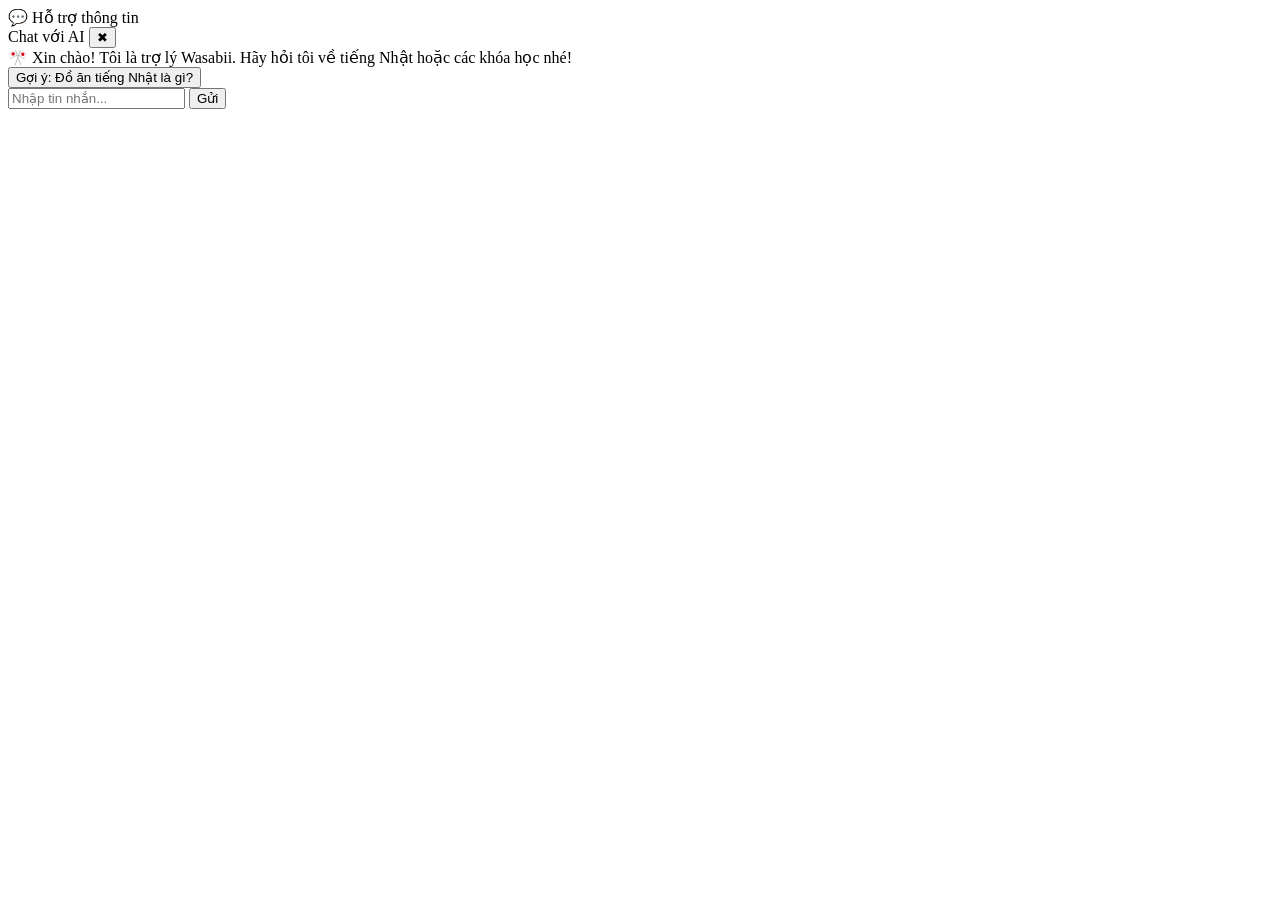
<file: src/main/resources/templates/chatBoxjsp/chatBox.html>
<html xmlns:th="http://www.thymeleaf.org">
<head>
</head>
<body>

<div id="chatButton" onclick="toggleChat()">💬 Hỗ trợ thông tin</div>

<section id="chatContainer" th:fragment="chatBox">

    <div id="chatHeader">
        Chat với AI
        <button onclick="toggleChat()">✖</button>
    </div>

    <div id="chatBox">
        <div class="aiMessage">
            🎌 Xin chào! Tôi là trợ lý Wasabii. Hãy hỏi tôi về tiếng Nhật hoặc các khóa học nhé!
        </div>
    </div>

    <div id="suggestBox">
        <button onclick="sendSampleQuestion()">Gợi ý: Đồ ăn tiếng Nhật là gì?</button>
    </div>

    <div id="butt">
        <input type="text" id="userInput" placeholder="Nhập tin nhắn..."/>

        <button id="buttonChat" onclick="sendMessage()">Gửi</button>
    </div>

</section>

</body>
</html>
</file>
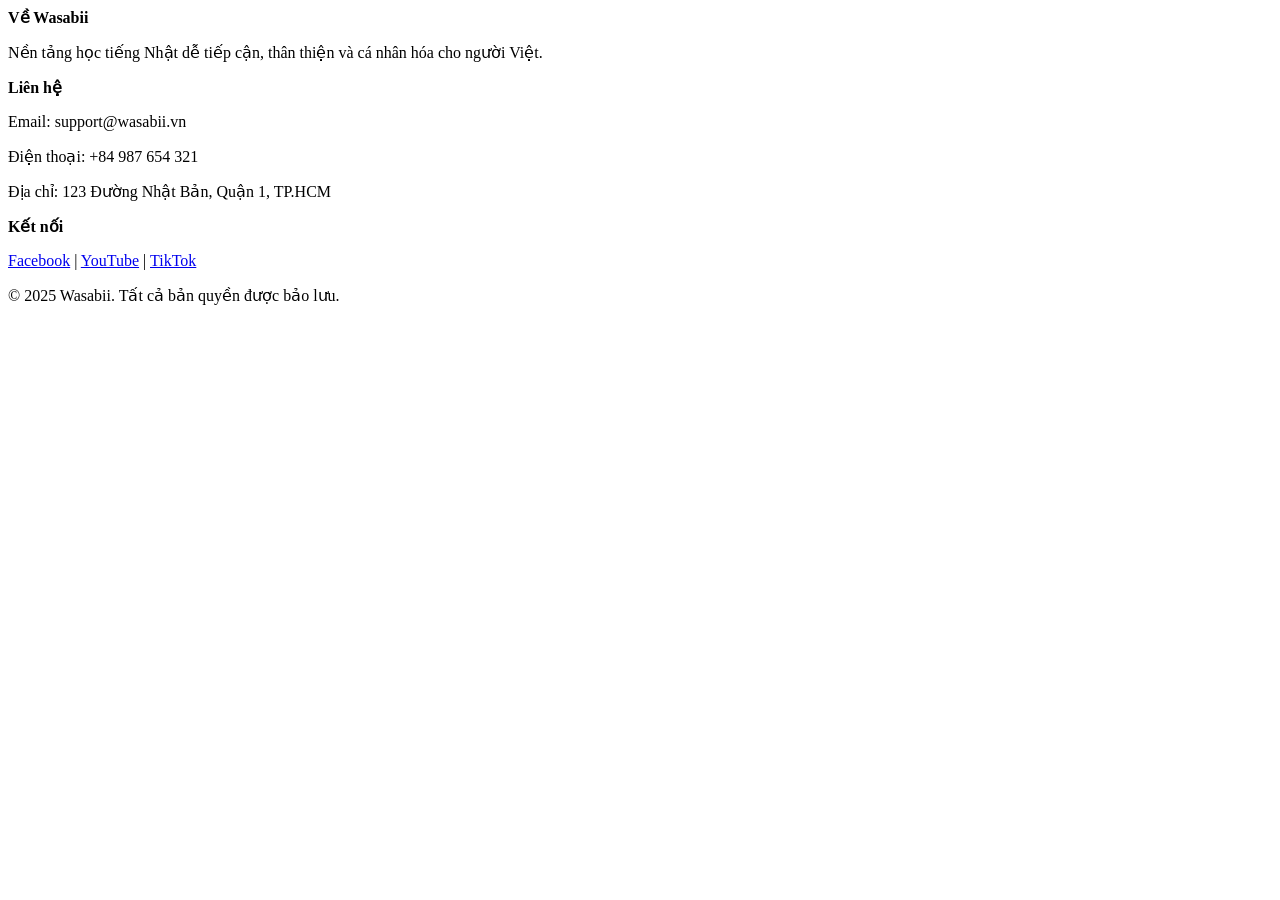
<file: src/main/resources/templates/Home/footer.html>
<!DOCTYPE html>
<html xmlns:th="http://www.thymeleaf.org">
<head>
    <meta charset="UTF-8">
</head>
<body>
<footer class="footer" th:fragment="footer">
    <div class="container">
        <div>
            <strong>Về Wasabii</strong>
            <p>Nền tảng học tiếng Nhật dễ tiếp cận, thân thiện và cá nhân hóa cho người Việt.</p>
        </div>
        <div>
            <strong>Liên hệ</strong>
            <p>Email: support@wasabii.vn</p>
            <p>Điện thoại: +84 987 654 321</p>
            <p>Địa chỉ: 123 Đường Nhật Bản, Quận 1, TP.HCM</p>
        </div>
        <div>
            <strong>Kết nối</strong>
            <p><a href="#">Facebook</a> | <a href="#">YouTube</a> | <a href="#">TikTok</a></p>
        </div>
    </div>
    <div class="copyright">
        © 2025 Wasabii. Tất cả bản quyền được bảo lưu.
    </div>
</footer>
</body>
</html>
</file>
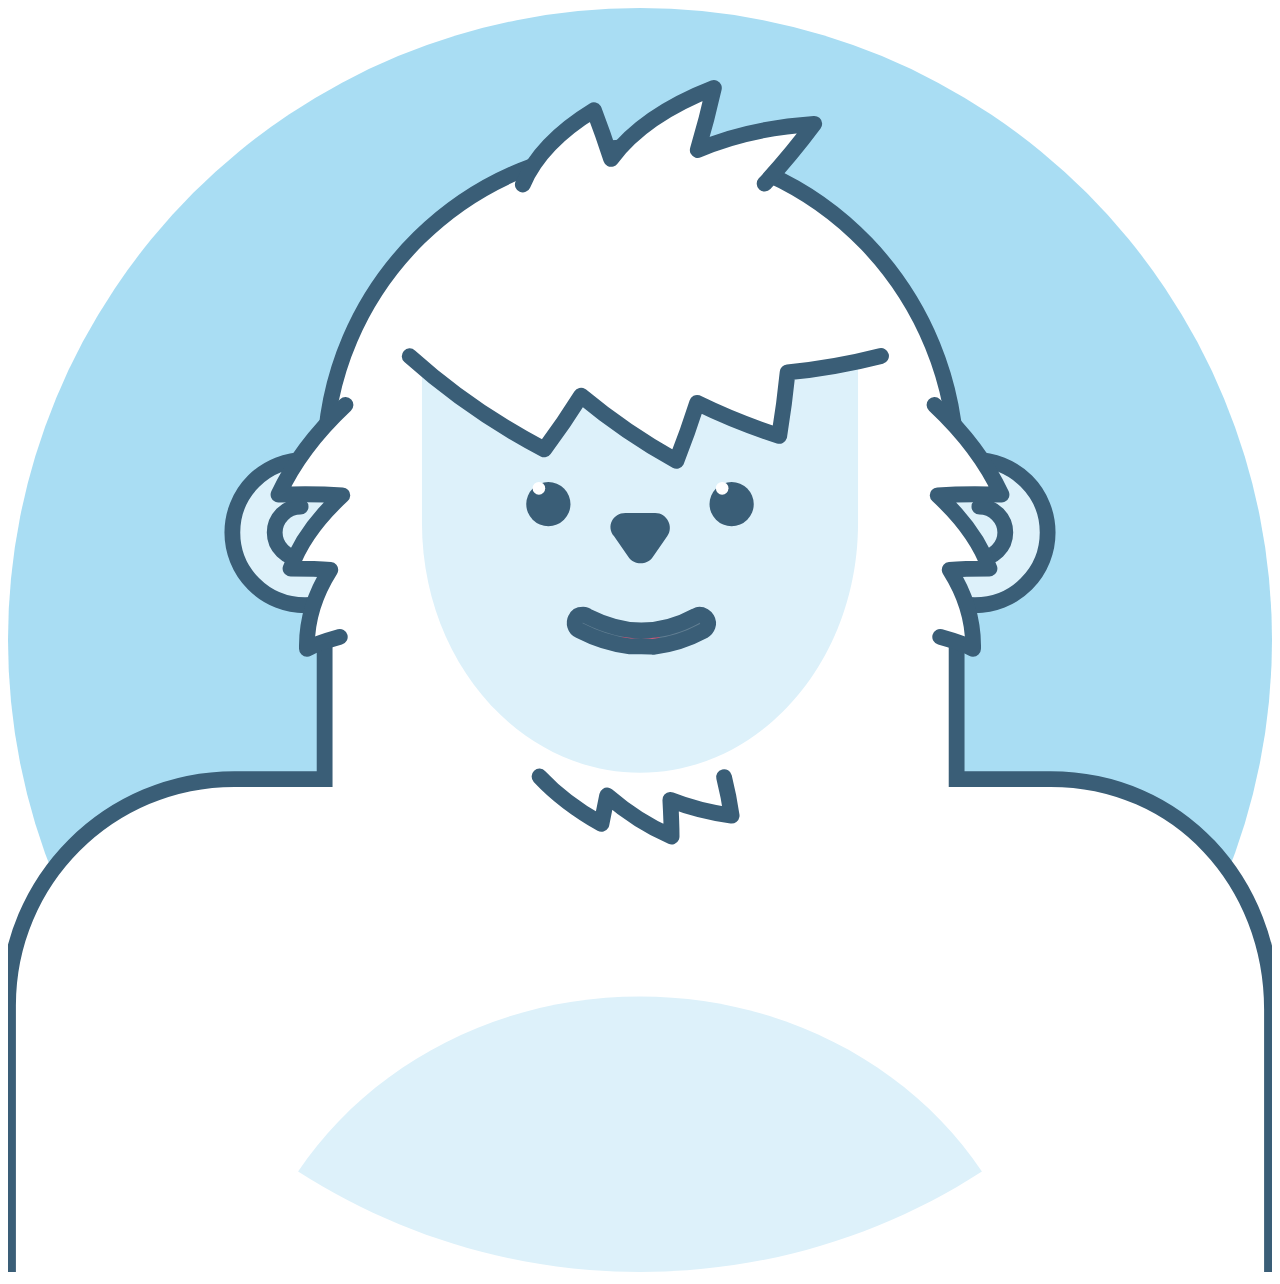
<file: src/main/resources/templates/Yeti/yeti.html>
<!DOCTYPE html>
<html lang="en" xmlns:th="http://www.thymeleaf.org">
<head>
    <meta charset="UTF-8">
    <meta name="viewport" content="width=device-width, initial-scale=1.0">
    <title>Yeti Form</title>
</head>

<body>
<div th:fragment="yeti">
<form id="yeti" th:action="@{/submitYeti}" method="post">
    <div class="svgContainer">
        <div>
            <svg class="mySVG" xmlns="http://www.w3.org/2000/svg" xmlns:xlink="http://www.w3.org/1999/xlink" viewBox="0 0 200 200">
                <defs>
                    <circle id="armMaskPath" cx="100" cy="100" r="100"/>
                </defs>
                <clipPath id="armMask">
                    <use xlink:href="#armMaskPath" overflow="visible"/>
                </clipPath>
                <circle cx="100" cy="100" r="100" fill="#a9ddf3"/>
                <g class="body">
                    <path class="bodyBGchanged" style="display: none;" fill="#FFFFFF" d="M200,122h-35h-14.9V72c0-27.6-22.4-50-50-50s-50,22.4-50,50v50H35.8H0l0,91h200L200,122z"/>
                    <path class="bodyBGnormal" stroke="#3A5E77" stroke-width="2.5" stroke-linecap="round" stroke-linejoinn="round" fill="#FFFFFF" d="M200,158.5c0-20.2-14.8-36.5-35-36.5h-14.9V72.8c0-27.4-21.7-50.4-49.1-50.8c-28-0.5-50.9,22.1-50.9,50v50 H35.8C16,122,0,138,0,157.8L0,213h200L200,158.5z"/>
                    <path fill="#DDF1FA" d="M100,156.4c-22.9,0-43,11.1-54.1,27.7c15.6,10,34.2,15.9,54.1,15.9s38.5-5.8,54.1-15.9 C143,167.5,122.9,156.4,100,156.4z"/>
                </g>
                <g class="earL">
                    <g class="outerEar" fill="#ddf1fa" stroke="#3a5e77" stroke-width="2.5">
                        <circle cx="47" cy="83" r="11.5"/>
                        <path d="M46.3 78.9c-2.3 0-4.1 1.9-4.1 4.1 0 2.3 1.9 4.1 4.1 4.1" stroke-linecap="round" stroke-linejoin="round"/>
                    </g>
                    <g class="earHair">
                        <rect x="51" y="64" fill="#FFFFFF" width="15" height="35"/>
                        <path d="M53.4 62.8C48.5 67.4 45 72.2 42.8 77c3.4-.1 6.8-.1 10.1.1-4 3.7-6.8 7.6-8.2 11.6 2.1 0 4.2 0 6.3.2-2.6 4.1-3.8 8.3-3.7 12.5 1.2-.7 3.4-1.4 5.2-1.9" fill="#fff" stroke="#3a5e77" stroke-width="2.5" stroke-linecap="round" stroke-linejoin="round"/>
                    </g>
                </g>
                <g class="earR">
                    <g class="outerEar">
                        <circle fill="#DDF1FA" stroke="#3A5E77" stroke-width="2.5" cx="153" cy="83" r="11.5"/>
                        <path fill="#DDF1FA" stroke="#3A5E77" stroke-width="2.5" stroke-linecap="round" stroke-linejoin="round" d="M153.7,78.9 c2.3,0,4.1,1.9,4.1,4.1c0,2.3-1.9,4.1-4.1,4.1"/>
                    </g>
                    <g class="earHair">
                        <rect x="134" y="64" fill="#FFFFFF" width="15" height="35"/>
                        <path fill="#FFFFFF" stroke="#3A5E77" stroke-width="2.5" stroke-linecap="round" stroke-linejoin="round" d="M146.6,62.8 c4.9,4.6,8.4,9.4,10.6,14.2c-3.4-0.1-6.8-0.1-10.1,0.1c4,3.7,6.8,7.6,8.2,11.6c-2.1,0-4.2,0-6.3,0.2c2.6,4.1,3.8,8.3,3.7,12.5 c-1.2-0.7-3.4-1.4-5.2-1.9"/>
                    </g>
                </g>
                <path class="chin" d="M84.1 121.6c2.7 2.9 6.1 5.4 9.8 7.5l.9-4.5c2.9 2.5 6.3 4.8 10.2 6.5 0-1.9-.1-3.9-.2-5.8 3 1.2 6.2 2 9.7 2.5-.3-2.1-.7-4.1-1.2-6.1" fill="none" stroke="#3a5e77" stroke-width="2.5" stroke-linecap="round" stroke-linejoin="round"/>
                <path class="face" fill="#DDF1FA" d="M134.5,46v35.5c0,21.815-15.446,39.5-34.5,39.5s-34.5-17.685-34.5-39.5V46"/>
                <path class="hair" fill="#FFFFFF" stroke="#3A5E77" stroke-width="2.5" stroke-linecap="round" stroke-linejoin="round" d="M81.457,27.929 c1.755-4.084,5.51-8.262,11.253-11.77c0.979,2.565,1.883,5.14,2.712,7.723c3.162-4.265,8.626-8.27,16.272-11.235 c-0.737,3.293-1.588,6.573-2.554,9.837c4.857-2.116,11.049-3.64,18.428-4.156c-2.403,3.23-5.021,6.391-7.852,9.474"/>
                <g class="eyebrow">
                    <path fill="#FFFFFF" d="M138.142,55.064c-4.93,1.259-9.874,2.118-14.787,2.599c-0.336,3.341-0.776,6.689-1.322,10.037 c-4.569-1.465-8.909-3.222-12.996-5.226c-0.98,3.075-2.07,6.137-3.267,9.179c-5.514-3.067-10.559-6.545-15.097-10.329 c-1.806,2.889-3.745,5.73-5.816,8.515c-7.916-4.124-15.053-9.114-21.296-14.738l1.107-11.768h73.475V55.064z"/>
                    <path fill="#FFFFFF" stroke="#3A5E77" stroke-width="2.5" stroke-linecap="round" stroke-linejoin="round" d="M63.56,55.102 c6.243,5.624,13.38,10.614,21.296,14.738c2.071-2.785,4.01-5.626,5.816-8.515c4.537,3.785,9.583,7.263,15.097,10.329 c1.197-3.043,2.287-6.104,3.267-9.179c4.087,2.004,8.427,3.761,12.996,5.226c0.545-3.348,0.986-6.696,1.322-10.037 c4.913-0.481,9.857-1.34,14.787-2.599"/>
                </g>
                <g class="eyeL">
                    <circle cx="85.5" cy="78.5" r="3.5" fill="#3a5e77"/>
                    <circle cx="84" cy="76" r="1" fill="#fff"/>
                </g>
                <g class="eyeR">
                    <circle cx="114.5" cy="78.5" r="3.5" fill="#3a5e77"/>
                    <circle cx="113" cy="76" r="1" fill="#fff"/>
                </g>
                <g class="mouth">
                    <path class="mouthBG" fill="#617E92" d="M100.2,101c-0.4,0-1.4,0-1.8,0c-2.7-0.3-5.3-1.1-8-2.5c-0.7-0.3-0.9-1.2-0.6-1.8 c0.2-0.5,0.7-0.7,1.2-0.7c0.2,0,0.5,0.1,0.6,0.2c3,1.5,5.8,2.3,8.6,2.3s5.7-0.7,8.6-2.3c0.2-0.1,0.4-0.2,0.6-0.2 c0.5,0,1,0.3,1.2,0.7c0.4,0.7,0.1,1.5-0.6,1.9c-2.6,1.4-5.3,2.2-7.9,2.5C101.7,101,100.5,101,100.2,101z"/>
                    <path style="display: none;" class="mouthSmallBG" fill="#617E92" d="M100.2,101c-0.4,0-1.4,0-1.8,0c-2.7-0.3-5.3-1.1-8-2.5c-0.7-0.3-0.9-1.2-0.6-1.8 c0.2-0.5,0.7-0.7,1.2-0.7c0.2,0,0.5,0.1,0.6,0.2c3,1.5,5.8,2.3,8.6,2.3s5.7-0.7,8.6-2.3c0.2-0.1,0.4-0.2,0.6-0.2 c0.5,0,1,0.3,1.2,0.7c0.4,0.7,0.1,1.5-0.6,1.9c-2.6,1.4-5.3,2.2-7.9,2.5C101.7,101,100.5,101,100.2,101z"/>
                    <path style="display: none;" class="mouthMediumBG" d="M95,104.2c-4.5,0-8.2-3.7-8.2-8.2v-2c0-1.2,1-2.2,2.2-2.2h22c1.2,0,2.2,1,2.2,2.2v2 c0,4.5-3.7,8.2-8.2,8.2H95z"/>
                    <path style="display: none;" class="mouthLargeBG" d="M100 110.2c-9 0-16.2-7.3-16.2-16.2 0-2.3 1.9-4.2 4.2-4.2h24c2.3 0 4.2 1.9 4.2 4.2 0 9-7.2 16.2-16.2 16.2z" fill="#617e92" stroke="#3a5e77" stroke-linejoin="round" stroke-width="2.5"/>
                    <defs>
                        <path id="mouthMaskPath" d="M100.2,101c-0.4,0-1.4,0-1.8,0c-2.7-0.3-5.3-1.1-8-2.5c-0.7-0.3-0.9-1.2-0.6-1.8 c0.2-0.5,0.7-0.7,1.2-0.7c0.2,0,0.5,0.1,0.6,0.2c3,1.5,5.8,2.3,8.6,2.3s5.7-0.7,8.6-2.3c0.2-0.1,0.4-0.2,0.6-0.2 c0.5,0,1,0.3,1.2,0.7c0.4,0.7,0.1,1.5-0.6,1.9c-2.6,1.4-5.3,2.2-7.9,2.5C101.7,101,100.5,101,100.2,101z"/>
                    </defs>
                    <clipPath id="mouthMask">
                        <use xlink:href="#mouthMaskPath" overflow="visible"/>
                    </clipPath>
                    <g clip-path="url(#mouthMask)">
                        <g class="tongue">
                            <circle cx="100" cy="107" r="8" fill="#cc4a6c"/>
                            <ellipse class="tongueHighlight" cx="100" cy="100.5" rx="3" ry="1.5" opacity=".1" fill="#fff"/>
                        </g>
                    </g>
                    <path clip-path="url(#mouthMask)" class="tooth" style="fill:#FFFFFF;" d="M106,97h-4c-1.1,0-2-0.9-2-2v-2h8v2C108,96.1,107.1,97,106,97z"/>
                    <path class="mouthOutline" fill="none" stroke="#3A5E77" stroke-width="2.5" stroke-linejoin="round" d="M100.2,101c-0.4,0-1.4,0-1.8,0c-2.7-0.3-5.3-1.1-8-2.5c-0.7-0.3-0.9-1.2-0.6-1.8 c0.2-0.5,0.7-0.7,1.2-0.7c0.2,0,0.5,0.1,0.6,0.2c3,1.5,5.8,2.3,8.6,2.3s5.7-0.7,8.6-2.3c0.2-0.1,0.4-0.2,0.6-0.2 c0.5,0,1,0.3,1.2,0.7c0.4,0.7,0.1,1.5-0.6,1.9c-2.6,1.4-5.3,2.2-7.9,2.5C101.7,101,100.5,101,100.2,101z"/>
                </g>
                <path class="nose" d="M97.7 79.9h4.7c1.9 0 3 2.2 1.9 3.7l-2.3 3.3c-.9 1.3-2.9 1.3-3.8 0l-2.3-3.3c-1.3-1.6-.2-3.7 1.8-3.7z" fill="#3a5e77"/>
                <g class="arms" clip-path="url(#armMask)">
                    <g class="armL" style="visibility: hidden;">
                        <polygon fill="#DDF1FA" stroke="#3A5E77" stroke-width="2.5" stroke-linecap="round" stroke-linejoin="round" stroke-miterlimit="10" points="121.3,98.4 111,59.7 149.8,49.3 169.8,85.4"/>
                        <path fill="#DDF1FA" stroke="#3A5E77" stroke-width="2.5" stroke-linecap="round" stroke-linejoin="round" stroke-miterlimit="10" d="M134.4,53.5l19.3-5.2c2.7-0.7,5.4,0.9,6.1,3.5v0c0.7,2.7-0.9,5.4-3.5,6.1l-10.3,2.8"/>
                        <path fill="#DDF1FA" stroke="#3A5E77" stroke-width="2.5" stroke-linecap="round" stroke-linejoin="round" stroke-miterlimit="10" d="M150.9,59.4l26-7c2.7-0.7,5.4,0.9,6.1,3.5v0c0.7,2.7-0.9,5.4-3.5,6.1l-21.3,5.7"/>

                        <g class="twoFingers">
                            <path fill="#DDF1FA" stroke="#3A5E77" stroke-width="2.5" stroke-linecap="round" stroke-linejoin="round" stroke-miterlimit="10" d="M158.3,67.8l23.1-6.2c2.7-0.7,5.4,0.9,6.1,3.5v0c0.7,2.7-0.9,5.4-3.5,6.1l-23.1,6.2"/>
                            <path fill="#A9DDF3" d="M180.1,65l2.2-0.6c1.1-0.3,2.2,0.3,2.4,1.4v0c0.3,1.1-0.3,2.2-1.4,2.4l-2.2,0.6L180.1,65z"/>
                            <path fill="#DDF1FA" stroke="#3A5E77" stroke-width="2.5" stroke-linecap="round" stroke-linejoin="round" stroke-miterlimit="10" d="M160.8,77.5l19.4-5.2c2.7-0.7,5.4,0.9,6.1,3.5v0c0.7,2.7-0.9,5.4-3.5,6.1l-18.3,4.9"/>
                            <path fill="#A9DDF3" d="M178.8,75.7l2.2-0.6c1.1-0.3,2.2,0.3,2.4,1.4v0c0.3,1.1-0.3,2.2-1.4,2.4l-2.2,0.6L178.8,75.7z"/>
                        </g>
                        <path fill="#A9DDF3" d="M175.5,55.9l2.2-0.6c1.1-0.3,2.2,0.3,2.4,1.4v0c0.3,1.1-0.3,2.2-1.4,2.4l-2.2,0.6L175.5,55.9z"/>
                        <path fill="#A9DDF3" d="M152.1,50.4l2.2-0.6c1.1-0.3,2.2,0.3,2.4,1.4v0c0.3,1.1-0.3,2.2-1.4,2.4l-2.2,0.6L152.1,50.4z"/>
                        <path fill="#FFFFFF" stroke="#3A5E77" stroke-width="2.5" stroke-linecap="round" stroke-linejoin="round" d="M123.5,97.8 c-41.4,14.9-84.1,30.7-108.2,35.5L1.2,81c33.5-9.9,71.9-16.5,111.9-21.8"/>
                        <path fill="#FFFFFF" stroke="#3A5E77" stroke-width="2.5" stroke-linecap="round" stroke-linejoin="round" d="M108.5,60.4 c7.7-5.3,14.3-8.4,22.8-13.2c-2.4,5.3-4.7,10.3-6.7,15.1c4.3,0.3,8.4,0.7,12.3,1.3c-4.2,5-8.1,9.6-11.5,13.9 c3.1,1.1,6,2.4,8.7,3.8c-1.4,2.9-2.7,5.8-3.9,8.5c2.5,3.5,4.6,7.2,6.3,11c-4.9-0.8-9-0.7-16.2-2.7"/>
                        <path fill="#FFFFFF" stroke="#3A5E77" stroke-width="2.5" stroke-linecap="round" stroke-linejoin="round" d="M94.5,103.8 c-0.6,4-3.8,8.9-9.4,14.7c-2.6-1.8-5-3.7-7.2-5.7c-2.5,4.1-6.6,8.8-12.2,14c-1.9-2.2-3.4-4.5-4.5-6.9c-4.4,3.3-9.5,6.9-15.4,10.8 c-0.2-3.4,0.1-7.1,1.1-10.9"/>
                        <path fill="#FFFFFF" stroke="#3A5E77" stroke-width="2.5" stroke-linecap="round" stroke-linejoin="round" d="M97.5,63.9 c-1.7-2.4-5.9-4.1-12.4-5.2c-0.9,2.2-1.8,4.3-2.5,6.5c-3.8-1.8-9.4-3.1-17-3.8c0.5,2.3,1.2,4.5,1.9,6.8c-5-0.6-11.2-0.9-18.4-1 c2,2.9,0.9,3.5,3.9,6.2"/>
                    </g>
                    <g class="armR" style="visibility: hidden;">
                        <path fill="#ddf1fa" stroke="#3a5e77" stroke-linecap="round" stroke-linejoin="round" stroke-miterlimit="10" stroke-width="2.5" d="M265.4 97.3l10.4-38.6-38.9-10.5-20 36.1z"/>
                        <path fill="#ddf1fa" stroke="#3a5e77" stroke-linecap="round" stroke-linejoin="round" stroke-miterlimit="10" stroke-width="2.5" d="M252.4 52.4L233 47.2c-2.7-.7-5.4.9-6.1 3.5-.7 2.7.9 5.4 3.5 6.1l10.3 2.8M226 76.4l-19.4-5.2c-2.7-.7-5.4.9-6.1 3.5-.7 2.7.9 5.4 3.5 6.1l18.3 4.9M228.4 66.7l-23.1-6.2c-2.7-.7-5.4.9-6.1 3.5-.7 2.7.9 5.4 3.5 6.1l23.1 6.2M235.8 58.3l-26-7c-2.7-.7-5.4.9-6.1 3.5-.7 2.7.9 5.4 3.5 6.1l21.3 5.7"/>
                        <path fill="#a9ddf3" d="M207.9 74.7l-2.2-.6c-1.1-.3-2.2.3-2.4 1.4-.3 1.1.3 2.2 1.4 2.4l2.2.6 1-3.8zM206.7 64l-2.2-.6c-1.1-.3-2.2.3-2.4 1.4-.3 1.1.3 2.2 1.4 2.4l2.2.6 1-3.8zM211.2 54.8l-2.2-.6c-1.1-.3-2.2.3-2.4 1.4-.3 1.1.3 2.2 1.4 2.4l2.2.6 1-3.8zM234.6 49.4l-2.2-.6c-1.1-.3-2.2.3-2.4 1.4-.3 1.1.3 2.2 1.4 2.4l2.2.6 1-3.8z"/>
                        <path fill="#fff" stroke="#3a5e77" stroke-linecap="round" stroke-linejoin="round" stroke-width="2.5" d="M263.3 96.7c41.4 14.9 84.1 30.7 108.2 35.5l14-52.3C352 70 313.6 63.5 273.6 58.1"/>
                        <path fill="#fff" stroke="#3a5e77" stroke-linecap="round" stroke-linejoin="round" stroke-width="2.5" d="M278.2 59.3l-18.6-10 2.5 11.9-10.7 6.5 9.9 8.7-13.9 6.4 9.1 5.9-13.2 9.2 23.1-.9M284.5 100.1c-.4 4 1.8 8.9 6.7 14.8 3.5-1.8 6.7-3.6 9.7-5.5 1.8 4.2 5.1 8.9 10.1 14.1 2.7-2.1 5.1-4.4 7.1-6.8 4.1 3.4 9 7 14.7 11 1.2-3.4 1.8-7 1.7-10.9M314 66.7s5.4-5.7 12.6-7.4c1.7 2.9 3.3 5.7 4.9 8.6 3.8-2.5 9.8-4.4 18.2-5.7.1 3.1.1 6.1 0 9.2 5.5-1 12.5-1.6 20.8-1.9-1.4 3.9-2.5 8.4-2.5 8.4"/>
                    </g>
                </g>
            </svg>
        </div>
    </div>
</form>
</div>
</body>
</html>
</file>
